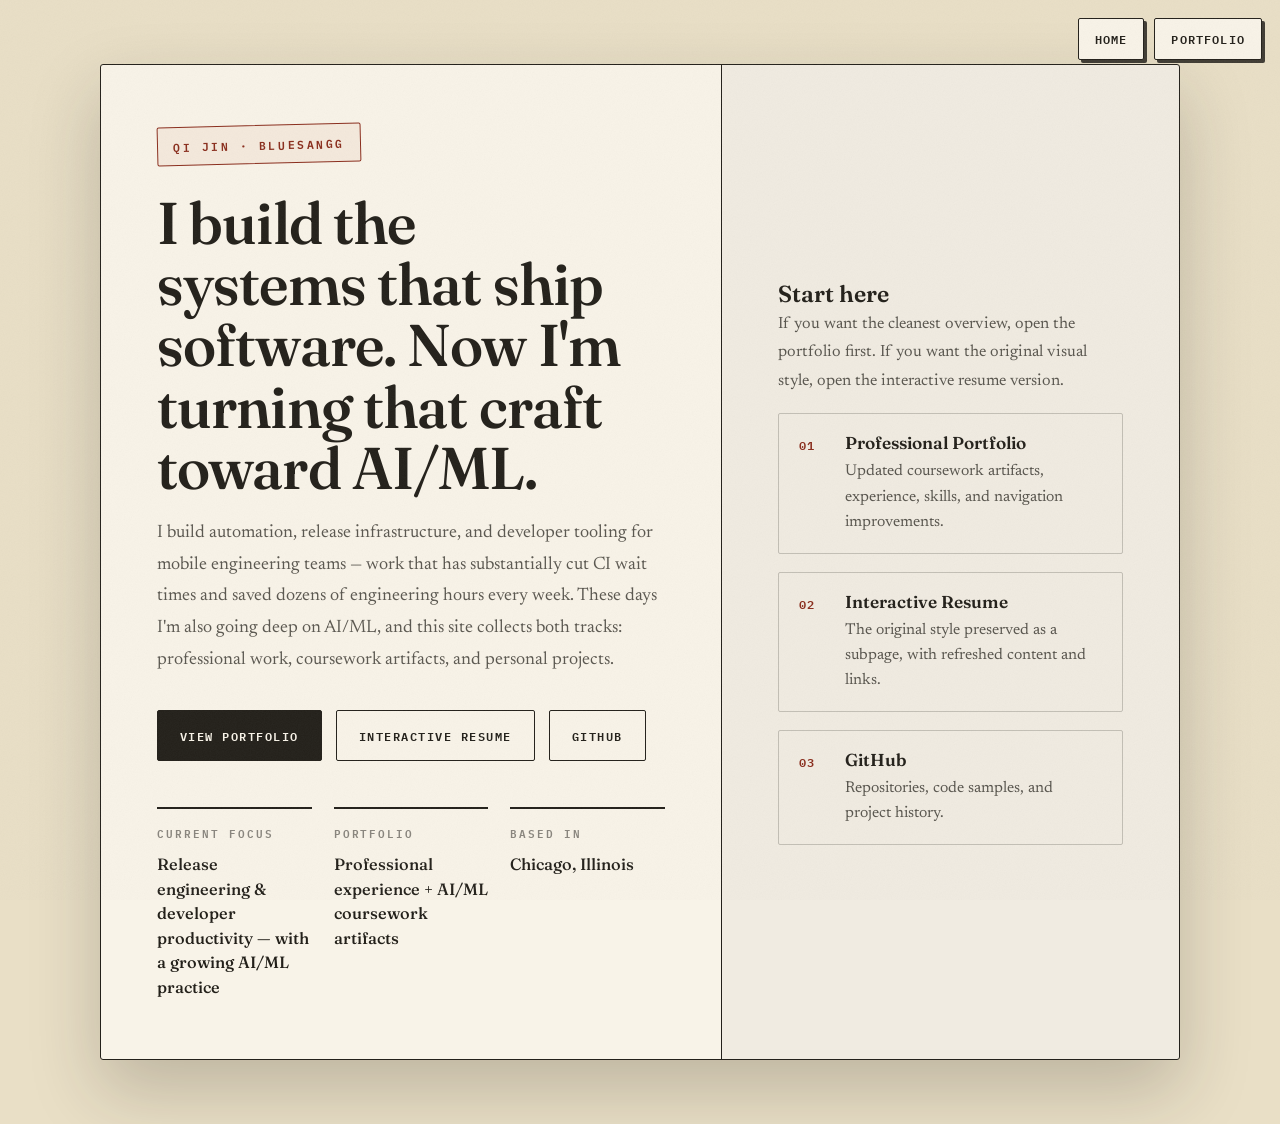
<file: index.html>
<!DOCTYPE html>
<html lang="en">
<head>
  <meta charset="UTF-8">
  <meta name="viewport" content="width=device-width, initial-scale=1.0">
  <title>Qi Jin | Landing Page</title>
<link rel="preconnect" href="https://fonts.googleapis.com">
  <link rel="preconnect" href="https://fonts.gstatic.com" crossorigin>
  <link href="https://fonts.googleapis.com/css2?family=Fraunces:ital,opsz,wght@0,9..144,300..900;1,9..144,300..900&family=IBM+Plex+Mono:wght@400;500;600&family=Newsreader:ital,opsz,wght@0,6..72,400..600;1,6..72,400..600&display=swap" rel="stylesheet">
  <style>
:root {
  --paper: #f8f3e8;
  --paper-deep: #e9dfc6;
  --ink: #23201a;
  --ink-soft: rgba(35,32,26,.74);
  --ink-faint: rgba(35,32,26,.52);
  --line: rgba(35,32,26,.22);
  --accent: #b3402a;
  --accent-deep: #8a2d1c;
}
* { box-sizing: border-box; margin: 0; padding: 0; }
body {
  font-family: 'Newsreader', Georgia, 'Times New Roman', serif;
  color: var(--ink); background: var(--paper-deep);
  min-height: 100vh; display: flex; align-items: center; justify-content: center;
  padding: 64px 22px; font-size: 17px;
}
body::before {
  content: ""; position: fixed; inset: 0; z-index: 3000; pointer-events: none; opacity: .05;
  background-image: url("data:image/svg+xml,%3Csvg xmlns='http://www.w3.org/2000/svg' width='180' height='180'%3E%3Cfilter id='n'%3E%3CfeTurbulence type='fractalNoise' baseFrequency='0.85' numOctaves='2' stitchTiles='stitch'/%3E%3CfeColorMatrix type='saturate' values='0'/%3E%3C/filter%3E%3Crect width='100%25' height='100%25' filter='url(%23n)'/%3E%3C/svg%3E");
}
::selection { background: var(--accent); color: var(--paper); }
.shell {
  width: min(1080px, 100%); background: var(--paper);
  border: 1.5px solid var(--ink); border-radius: 3px;
  box-shadow: 0 30px 70px rgba(35,32,26,.22);
  overflow: hidden; position: relative; z-index: 1;
}
.grid { display: grid; grid-template-columns: 1.15fr .85fr; }
.hero, .panel { padding: 60px 56px; }
.eyebrow {
  display: inline-block; font-family: 'IBM Plex Mono', monospace;
  font-size: .72rem; font-weight: 600; letter-spacing: .22em; text-transform: uppercase;
  color: var(--accent-deep); border: 1.5px solid var(--accent-deep);
  padding: 9px 15px 8px; border-radius: 2px; margin-bottom: 28px;
  transform: rotate(-1.4deg); background: rgba(179,64,42,.06);
}
h1 {
  font-family: 'Fraunces', Georgia, serif; font-weight: 560;
  font-size: clamp(2.5rem, 4.6vw, 3.9rem); line-height: 1.04; letter-spacing: -0.015em;
  margin-bottom: 20px; text-wrap: balance;
}
.subtitle { font-size: 1.13rem; line-height: 1.75; color: var(--ink-soft); max-width: 60ch; }
.cta-row { display: flex; flex-wrap: wrap; gap: 14px; margin-top: 34px; }
.btn {
  display: inline-flex; align-items: center; justify-content: center; text-decoration: none;
  font-family: 'IBM Plex Mono', monospace; font-size: .78rem; font-weight: 600;
  letter-spacing: .12em; text-transform: uppercase;
  padding: 15px 22px 14px; border-radius: 2px; border: 1.5px solid var(--ink);
  transition: background .16s ease, color .16s ease, box-shadow .16s ease;
}
.btn-primary { background: var(--ink); color: var(--paper); }
.btn-primary:hover { background: var(--accent); border-color: var(--accent-deep); color: #fff; box-shadow: 4px 4px 0 rgba(35,32,26,.85); }
.btn-secondary { background: transparent; color: var(--ink); }
.btn-secondary:hover { background: var(--ink); color: var(--paper); box-shadow: 4px 4px 0 rgba(179,64,42,.55); }
.facts { display: grid; grid-template-columns: repeat(3, minmax(0,1fr)); gap: 22px; margin-top: 46px; }
.fact { border-top: 2px solid var(--ink); padding-top: 14px; }
.fact .label {
  font-family: 'IBM Plex Mono', monospace; font-size: .68rem; font-weight: 600;
  letter-spacing: .18em; text-transform: uppercase; color: var(--ink-faint); margin-bottom: 10px;
}
.fact .value { font-family: 'Fraunces', Georgia, serif; font-size: 1.02rem; font-weight: 500; line-height: 1.5; }
.panel {
  background: rgba(35,32,26,.035); border-left: 1.5px solid var(--ink);
  display: flex; flex-direction: column; justify-content: center; gap: 18px; counter-reset: ql;
}
.panel h2 { font-family: 'Fraunces', Georgia, serif; font-size: 1.45rem; font-weight: 600; margin-bottom: 2px; }
.panel p { color: var(--ink-soft); line-height: 1.75; font-size: 1.02rem; }
.quick-link {
  display: block; padding: 18px 20px 18px 66px; position: relative;
  text-decoration: none; color: var(--ink);
  border: 1px solid var(--line); border-radius: 2px; counter-increment: ql;
  transition: border-color .16s ease, background .16s ease;
}
.quick-link::before {
  content: counter(ql, decimal-leading-zero);
  position: absolute; left: 20px; top: 21px;
  font-family: 'IBM Plex Mono', monospace; font-size: .76rem; font-weight: 600;
  color: var(--accent-deep); letter-spacing: .08em;
}
.quick-link:hover { border-color: var(--ink); background: rgba(179,64,42,.05); }
.quick-link strong { display: block; font-family: 'Fraunces', Georgia, serif; font-size: 1.08rem; font-weight: 600; margin-bottom: 6px; }
.quick-link span { color: var(--ink-soft); font-size: .98rem; line-height: 1.6; }
@media (max-width: 880px) {
  .grid { grid-template-columns: 1fr; }
  .panel { border-left: none; border-top: 1.5px solid var(--ink); }
  .hero, .panel { padding: 40px 28px; }
  .facts { grid-template-columns: 1fr; gap: 18px; }
  body { padding: 84px 14px 40px; }
}
.site-nav-pill {
  position: fixed; top: 18px; right: 18px; z-index: 2000;
  display: flex; gap: 10px; flex-wrap: wrap; justify-content: flex-end;
}
.site-nav-pill a {
  text-decoration: none; font-family: 'IBM Plex Mono', monospace; font-weight: 600;
  font-size: .74rem; letter-spacing: .1em; text-transform: uppercase;
  padding: 10px 16px; border-radius: 2px; background: var(--paper);
  border: 1.5px solid var(--ink); color: var(--ink);
  box-shadow: 3px 3px 0 rgba(35,32,26,.85);
  transition: background .16s ease, color .16s ease, transform .16s ease, box-shadow .16s ease;
}
.site-nav-pill a:hover {
  background: var(--accent); border-color: var(--accent-deep); color: #fff;
  transform: translate(-1px,-1px); box-shadow: 4px 4px 0 rgba(35,32,26,.85);
}
@media (max-width: 768px) {
  .site-nav-pill { top: 12px; right: 12px; left: 12px; justify-content: flex-end; }
  .site-nav-pill a { font-size: .7rem; padding: 9px 12px; }
}
</style>
</head>
<body>
  <div class="site-nav-pill"><a href="https://bluesangg.github.io/">Home</a><a href="ml-portfolio.html">Portfolio</a></div>

  <main class="shell">
    <div class="grid">
      <section class="hero">
        <div class="eyebrow">Qi Jin · BlueSaNGG</div>
        <h1>I build the systems that ship software. Now I'm turning that craft toward AI/ML.</h1>
        <p class="subtitle">
          I build automation, release infrastructure, and developer tooling for mobile engineering teams — work that has substantially cut CI wait times and saved dozens of engineering hours every week. These days I'm also going deep on AI/ML, and this site collects both tracks: professional work, coursework artifacts, and personal projects.
        </p>

        <div class="cta-row">
          <a class="btn btn-primary" href="/CV/ml-portfolio.html">View Portfolio</a>
          <a class="btn btn-secondary" href="/interactive-resume.html">Interactive Resume</a>
          <a class="btn btn-secondary" href="https://github.com/BlueSaNGG" target="_blank" rel="noopener">GitHub</a>
        </div>

        <div class="facts">
          <div class="fact">
            <div class="label">Current Focus</div>
            <div class="value">Release engineering &amp; developer productivity — with a growing AI/ML practice</div>
          </div>
          <div class="fact">
            <div class="label">Portfolio</div>
            <div class="value">Professional experience + AI/ML coursework artifacts</div>
          </div>
          <div class="fact">
            <div class="label">Based In</div>
            <div class="value">Chicago, Illinois</div>
          </div>
        </div>
      </section>

      <aside class="panel">
        <div>
          <h2>Start here</h2>
          <p>If you want the cleanest overview, open the portfolio first. If you want the original visual style, open the interactive resume version.</p>
        </div>

        <a class="quick-link" href="/CV/ml-portfolio.html">
          <strong>Professional Portfolio</strong>
          <span>Updated coursework artifacts, experience, skills, and navigation improvements.</span>
        </a>

        <a class="quick-link" href="/interactive-resume.html">
          <strong>Interactive Resume</strong>
          <span>The original style preserved as a subpage, with refreshed content and links.</span>
        </a>

        <a class="quick-link" href="https://github.com/BlueSaNGG" target="_blank" rel="noopener">
          <strong>GitHub</strong>
          <span>Repositories, code samples, and project history.</span>
        </a>
      </aside>
    </div>
  </main>
</body>
</html>
</file>
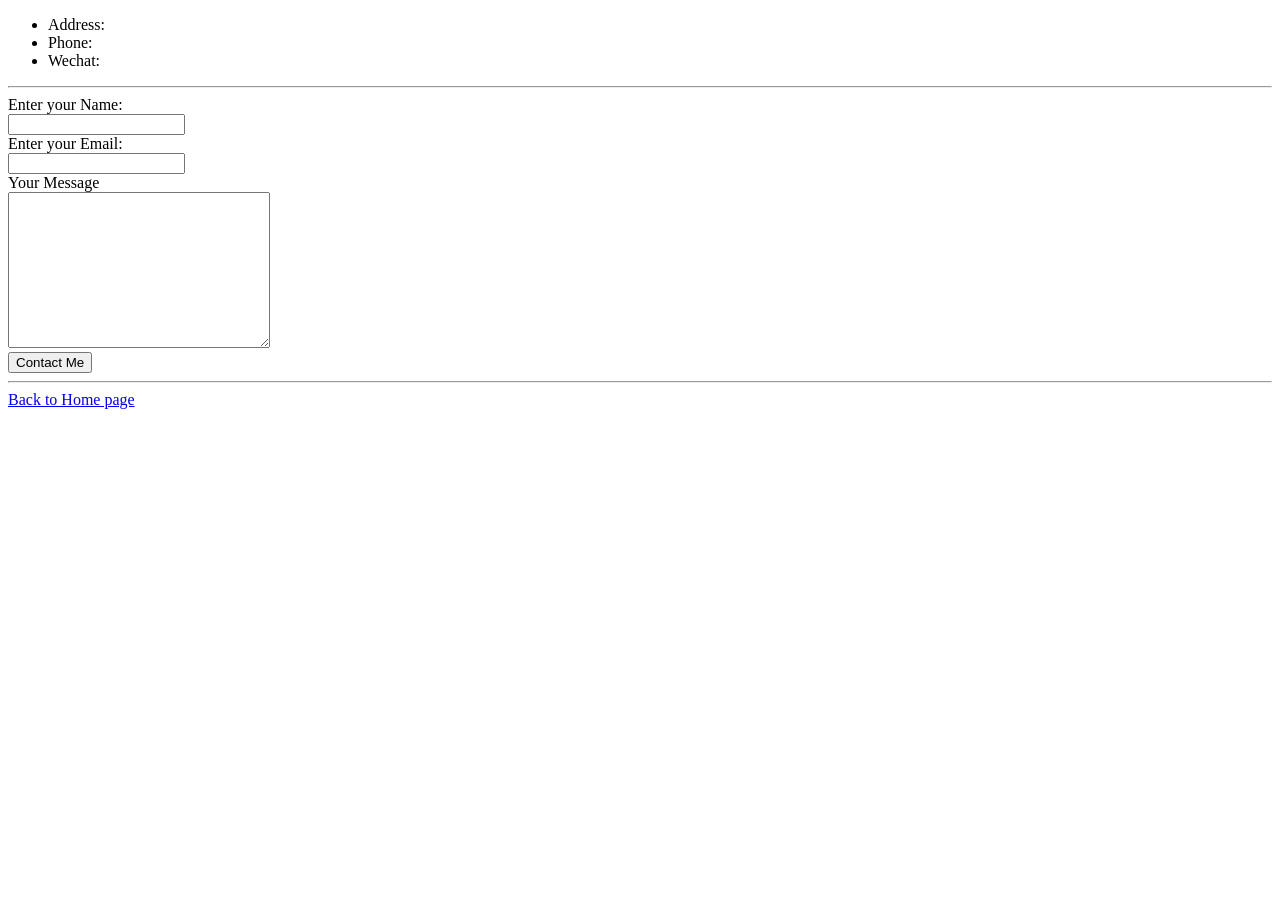
<file: address.html>
<!DOCTYPE html>
<html lang="en" dir="ltr">

<head>
  <meta charset="utf-8">
  <title>Contact Me</title>
</head>

<body>
  <ul>
    <li>Address:</li>
    <li>Phone:</li>
    <li>Wechat:</li>
  </ul>
  <hr>
  <form action="mailto:123@123.com" method="post" enctype="text/plain">
    <label>Enter your Name:</label><br>
    <input type="text" name="Your " value=""><br>
    <label>Enter your Email:</label><br>
    <input type="email" name="" value=""><br>
    <label>Your Message</label><br>
    <textarea name="name" rows="10" cols="30"></textarea><br>
    <input type="submit" name="" value="Contact Me">
  </form>
  <hr>

  <a href="index.html">Back to Home page</a>
</body>

</html>
</file>
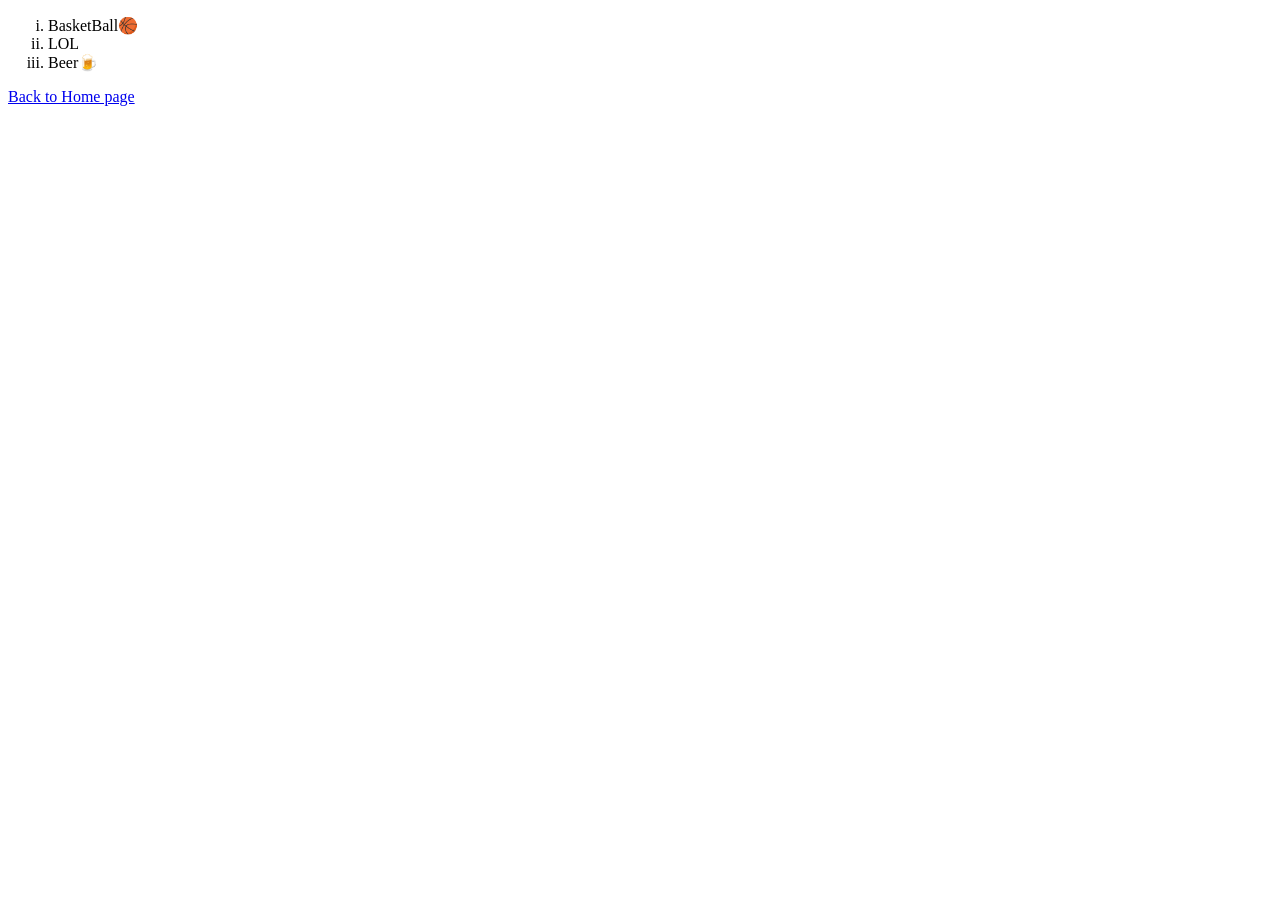
<file: hobbies.html>
<!DOCTYPE html>
<html lang="en" dir="ltr">

<head>
  <meta charset="utf-8">
  <title>Hobbies</title>
</head>

<body>
  <ol type="i">
    <li>BasketBall🏀</li>
    <li>LOL</li>
    <li>Beer🍺</li>
  </ol>
  <a href="index.html">Back to Home page</a>
</body>

</html>
</file>
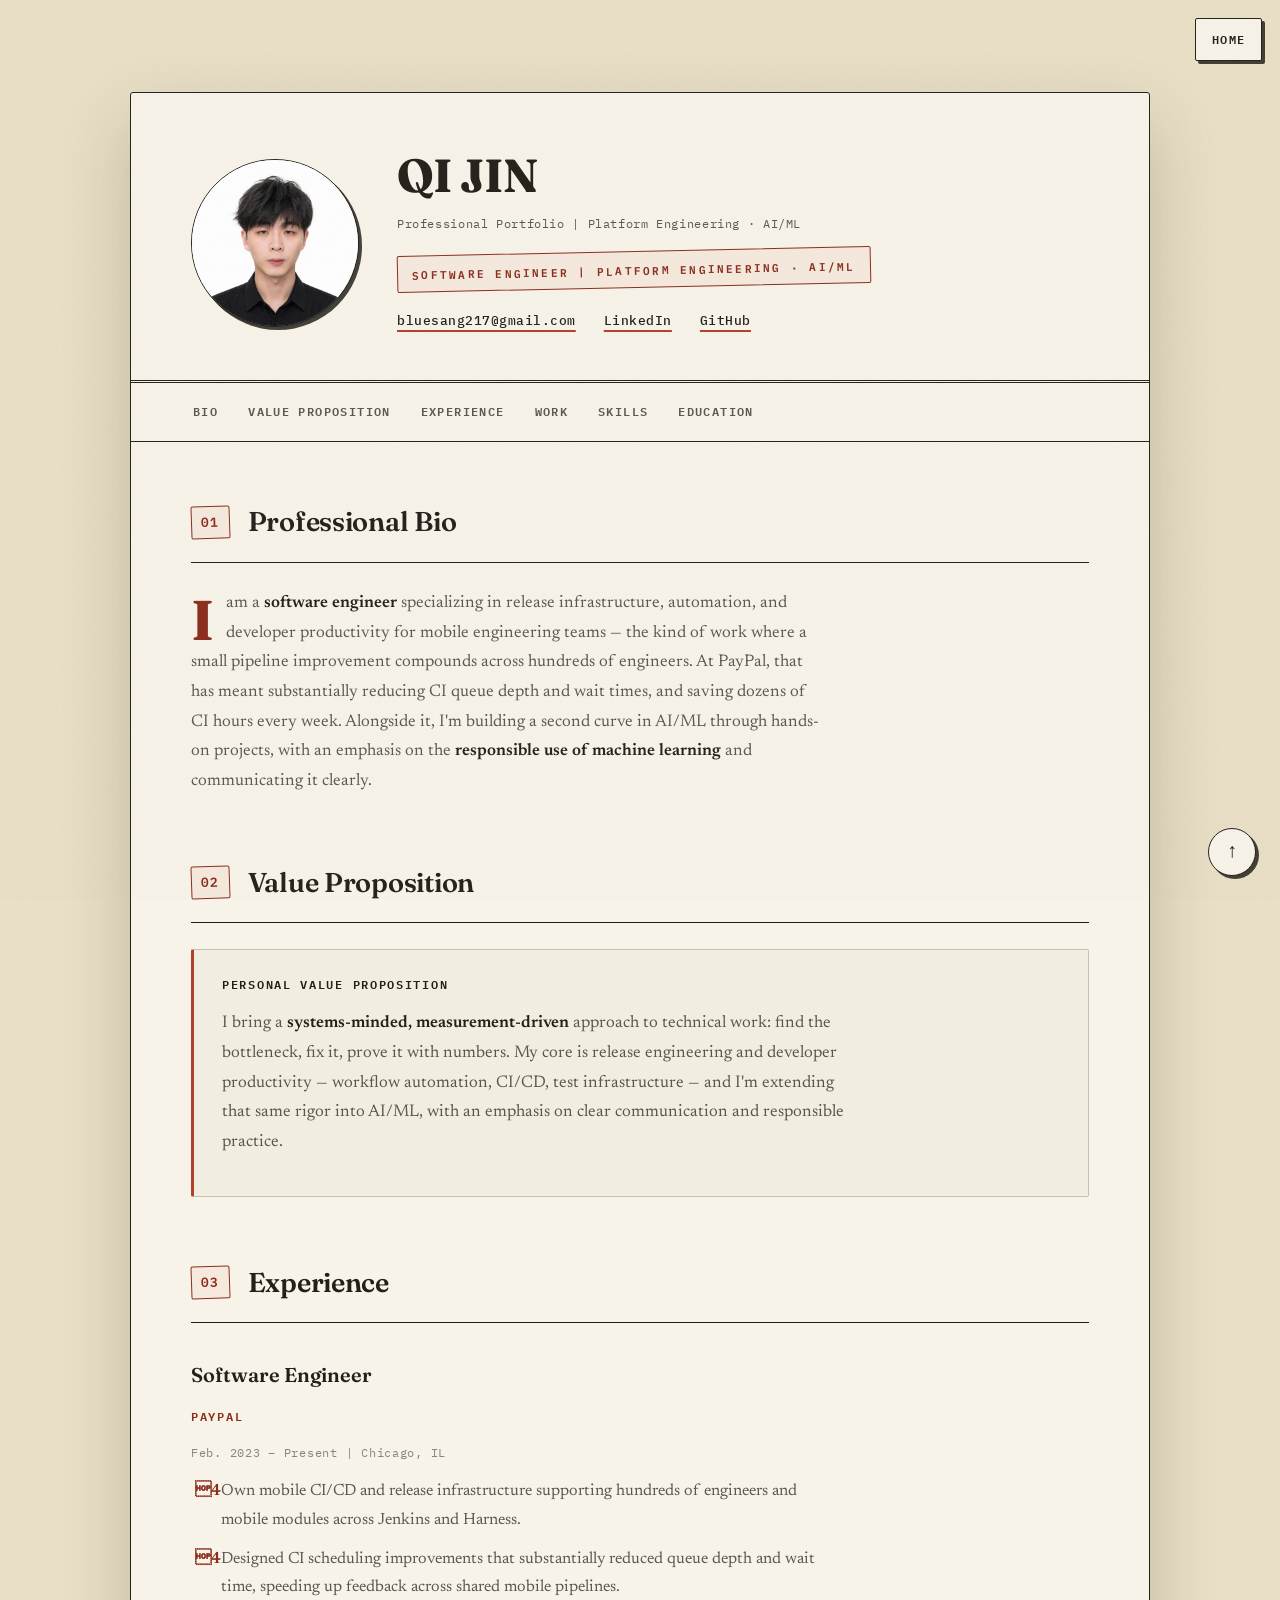
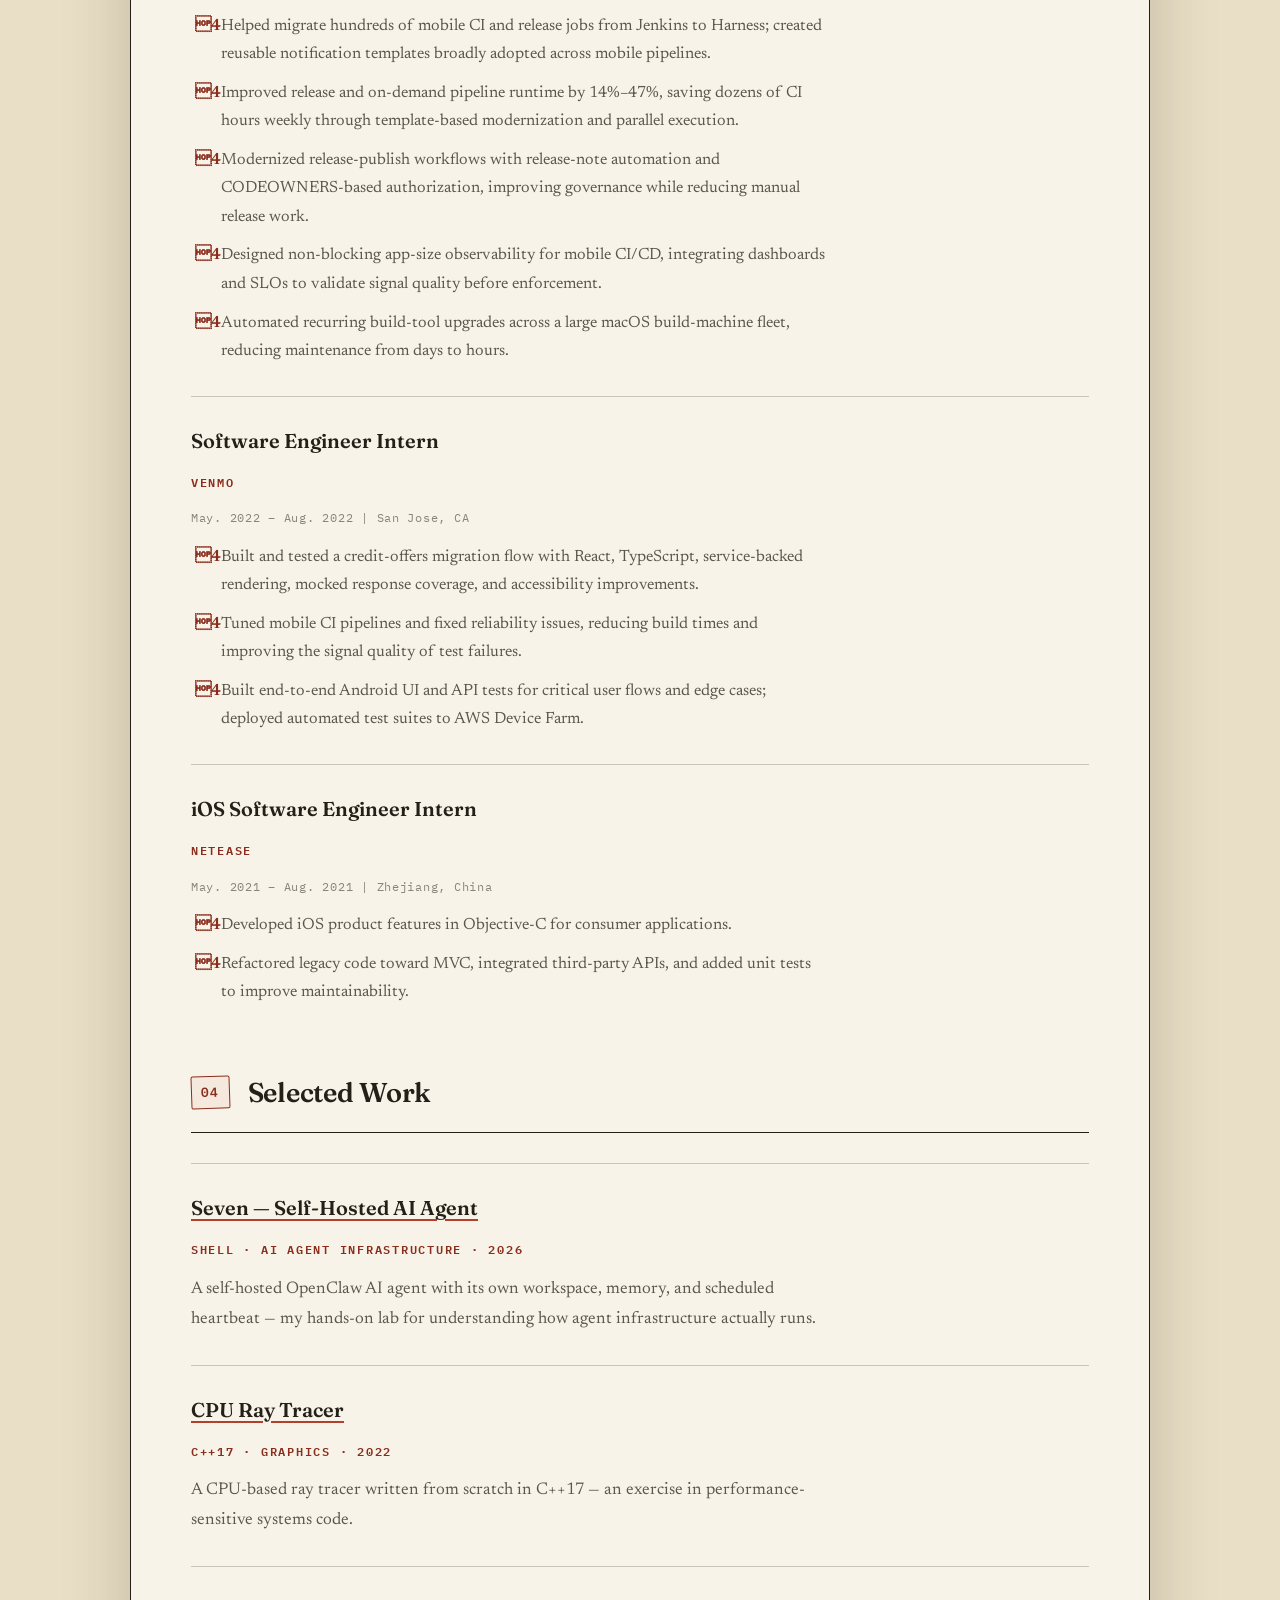
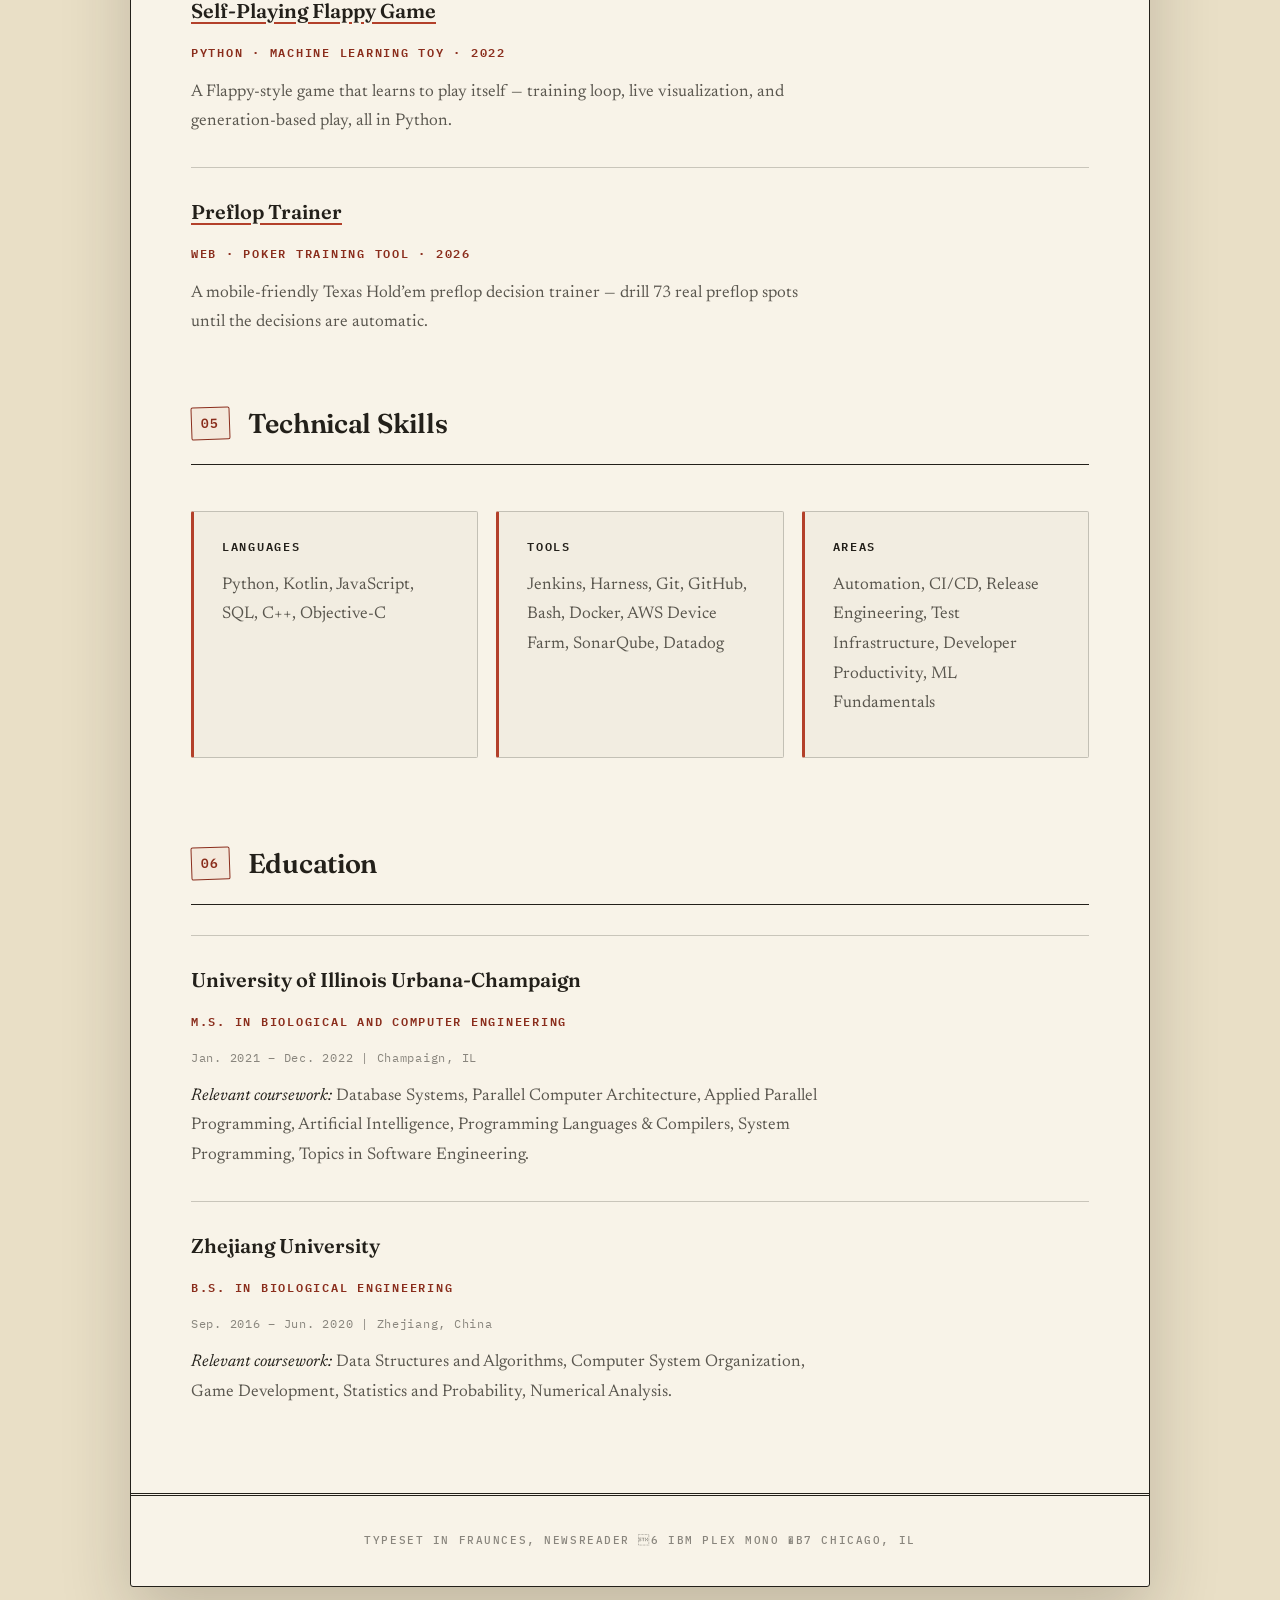
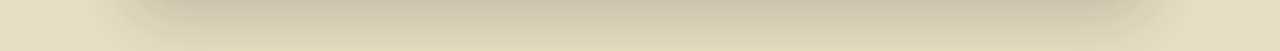
<file: ml-portfolio.html>
<!DOCTYPE html>
<html lang="en" id="top">

<head>
  <meta charset="UTF-8">
  <meta name="viewport" content="width=device-width, initial-scale=1.0">
  <title>Qi Jin | Professional Portfolio</title>
  <meta name="description" content="Qi Jin — Software Engineer focused on platform engineering, release infrastructure, and developer productivity.">
  <meta name="theme-color" content="#0f172a">
  <meta property="og:title" content="Qi Jin | Professional Portfolio">
  <meta property="og:description" content="Software Engineer focused on platform engineering, release infrastructure, and developer productivity.">
  <meta property="og:type" content="website">
<link rel="preconnect" href="https://fonts.googleapis.com">
  <link rel="preconnect" href="https://fonts.gstatic.com" crossorigin>
  <link href="https://fonts.googleapis.com/css2?family=Fraunces:ital,opsz,wght@0,9..144,300..900;1,9..144,300..900&family=IBM+Plex+Mono:wght@400;500;600&family=Newsreader:ital,opsz,wght@0,6..72,400..600;1,6..72,400..600&display=swap" rel="stylesheet">
  <style>
:root {
  --paper: #f8f3e8;
  --paper-deep: #e9dfc6;
  --ink: #23201a;
  --ink-soft: rgba(35,32,26,.74);
  --ink-faint: rgba(35,32,26,.52);
  --line: rgba(35,32,26,.22);
  --accent: #b3402a;
  --accent-deep: #8a2d1c;
}
html { scroll-behavior: smooth; }
* { margin: 0; padding: 0; box-sizing: border-box; }
body {
  font-family: 'Newsreader', Georgia, 'Times New Roman', serif;
  color: var(--ink); background: var(--paper-deep);
  line-height: 1.75; font-size: 17px; padding: 92px 22px 64px;
}
body::before {
  content: ""; position: fixed; inset: 0; z-index: 3000; pointer-events: none; opacity: .05;
  background-image: url("data:image/svg+xml,%3Csvg xmlns='http://www.w3.org/2000/svg' width='180' height='180'%3E%3Cfilter id='n'%3E%3CfeTurbulence type='fractalNoise' baseFrequency='0.85' numOctaves='2' stitchTiles='stitch'/%3E%3CfeColorMatrix type='saturate' values='0'/%3E%3C/filter%3E%3Crect width='100%25' height='100%25' filter='url(%23n)'/%3E%3C/svg%3E");
}
::selection { background: var(--accent); color: var(--paper); }
.container {
  max-width: 1020px; margin: 0 auto; background: var(--paper);
  border: 1.5px solid var(--ink); border-radius: 3px;
  box-shadow: 0 30px 70px rgba(35,32,26,.2);
  overflow: hidden; position: relative; z-index: 1;
}
header { padding: 60px 60px 48px; border-bottom: 3px double var(--ink); }
.header-content { display: flex; gap: 38px; align-items: center; }
img.profile-photo {
  width: 168px; height: 168px; border-radius: 50%; flex-shrink: 0;
  object-fit: cover; object-position: center;
  border: 1.5px solid var(--ink); background: var(--paper-deep);
  box-shadow: 3px 3px 0 rgba(35,32,26,.85);
}
.header-text h1 { font-family: 'Fraunces', Georgia, serif; font-weight: 700; font-size: 2.9rem; letter-spacing: -0.02em; line-height: 1; margin-bottom: 14px; }
.header-text .title { font-family: 'IBM Plex Mono', monospace; font-size: .78rem; letter-spacing: .05em; color: var(--ink-soft); margin-bottom: 16px; }
.header-text .tagline {
  display: inline-block; font-family: 'IBM Plex Mono', monospace; font-size: .7rem; font-weight: 600;
  letter-spacing: .2em; text-transform: uppercase; color: var(--accent-deep);
  border: 1.5px solid var(--accent-deep); border-radius: 2px; padding: 8px 14px 7px;
  transform: rotate(-1.2deg); background: rgba(179,64,42,.06);
}
.header-contact { margin-top: 22px; display: flex; gap: 28px; flex-wrap: wrap; }
.header-contact a {
  font-family: 'IBM Plex Mono', monospace; font-size: .8rem; font-weight: 500; letter-spacing: .04em;
  color: var(--ink); text-decoration: underline; text-decoration-color: var(--accent);
  text-decoration-thickness: 1.5px; text-underline-offset: 5px;
}
.header-contact a:hover { color: var(--accent-deep); background: rgba(179,64,42,.08); }
nav {
  position: sticky; top: 0; z-index: 1000; background: var(--paper);
  border-bottom: 1.5px solid var(--ink); padding: 14px 60px;
  display: flex; flex-wrap: wrap; row-gap: 8px;
}
nav a {
  font-family: 'IBM Plex Mono', monospace; font-size: .72rem; font-weight: 600;
  letter-spacing: .12em; text-transform: uppercase; color: var(--ink-soft);
  text-decoration: none; margin-right: 26px; padding: 4px 2px; border-bottom: 2px solid transparent;
}
nav a:hover { color: var(--accent-deep); }
nav a.active { color: var(--ink); border-bottom-color: var(--accent); }
.content { padding: 56px 60px 24px; counter-reset: sec art; }
section { margin-bottom: 62px; }
section h2 {
  counter-increment: sec;
  font-family: 'Fraunces', Georgia, serif; font-weight: 600; font-size: 1.7rem; letter-spacing: -0.01em;
  margin-bottom: 26px; padding-bottom: 16px; border-bottom: 1.5px solid var(--ink);
  display: flex; align-items: center; gap: 18px;
}
section h2::before {
  content: counter(sec, decimal-leading-zero);
  font-family: 'IBM Plex Mono', monospace; font-size: .82rem; font-weight: 600; color: var(--accent-deep);
  letter-spacing: .1em; border: 1.5px solid var(--accent-deep); border-radius: 2px;
  padding: 4px 9px; transform: rotate(-2deg); flex-shrink: 0; background: rgba(179,64,42,.06);
}
section h3 { font-family: 'Fraunces', Georgia, serif; font-size: 1.22rem; font-weight: 600; margin: 30px 0 12px; }
section h4 {
  font-family: 'IBM Plex Mono', monospace; font-size: .76rem; font-weight: 600;
  letter-spacing: .14em; text-transform: uppercase; color: var(--ink); margin: 24px 0 10px;
}
p { margin: 14px 0; color: var(--ink-soft); font-size: 1.06rem; max-width: 70ch; }
strong { color: var(--ink); font-weight: 600; }
em { color: var(--ink); }
#bio p:first-of-type::first-letter {
  font-family: 'Fraunces', Georgia, serif; font-weight: 700; font-size: 3.3em;
  float: left; line-height: .82; padding: 8px 12px 0 0; color: var(--accent-deep);
}
ul { margin: 14px 0 14px 4px; list-style: none; }
ul li { position: relative; padding-left: 26px; margin: 10px 0; color: var(--ink-soft); font-size: 1.02rem; max-width: 70ch; }
ul li::before { content: "4"; position: absolute; left: 0; color: var(--accent-deep); font-weight: 600; }
.card {
  border: 1px solid var(--line); border-left: 3px solid var(--accent);
  background: rgba(35,32,26,.028); border-radius: 2px; padding: 24px 28px; margin: 20px 0;
}
.card h4 { margin-top: 0; }
.skills-grid { display: grid; grid-template-columns: repeat(auto-fit, minmax(220px, 1fr)); gap: 18px; margin-top: 18px; }
.experience-item { margin: 30px 0; padding-top: 26px; border-top: 1px solid var(--line); }
#experience .experience-item:first-of-type { border-top: none; padding-top: 4px; }
.experience-item h4 {
  font-family: 'Fraunces', Georgia, serif; font-size: 1.25rem; font-weight: 600;
  text-transform: none; letter-spacing: 0; margin: 0 0 8px;
}
.experience-item h4 a { color: inherit; text-decoration: underline; text-decoration-color: var(--accent); text-decoration-thickness: 1.5px; text-underline-offset: 4px; }
.experience-item h4 a:hover { color: var(--accent-deep); }
.experience-item .company {
  font-family: 'IBM Plex Mono', monospace; font-size: .78rem; font-weight: 600;
  letter-spacing: .14em; text-transform: uppercase; color: var(--accent-deep);
}
.experience-item .period {
  font-family: 'IBM Plex Mono', monospace; font-size: .76rem;
  color: var(--ink-faint); letter-spacing: .06em; margin: 8px 0 4px;
}
.reference-list { border: 1px solid var(--line); border-radius: 2px; background: rgba(35,32,26,.028); padding: 24px 28px; }
.reference-list li { font-size: .92rem; }
.reference-list em { font-style: italic; }
.reference-list a { color: var(--accent-deep); text-decoration: underline; text-underline-offset: 3px; }
.back-to-top {
  position: fixed; right: 24px; bottom: 24px; width: 48px; height: 48px; border-radius: 50%;
  background: var(--paper); border: 1.5px solid var(--ink); color: var(--ink);
  display: flex; align-items: center; justify-content: center; font-size: 1.25rem; text-decoration: none;
  box-shadow: 3px 3px 0 rgba(35,32,26,.85); z-index: 1100;
  transition: background .16s ease, color .16s ease;
}
.back-to-top:hover { background: var(--accent); border-color: var(--accent-deep); color: #fff; }
footer { border-top: 3px double var(--ink); padding: 30px 28px; text-align: center; }
footer::after {
  content: "Typeset in Fraunces, Newsreader 6  IBM Plex Mono  B7  Chicago, IL";
  font-family: 'IBM Plex Mono', monospace; font-size: .7rem; font-weight: 500;
  letter-spacing: .14em; text-transform: uppercase; color: var(--ink-faint);
}
@media (max-width: 768px) {
  body { padding: 78px 12px 40px; }
  header { padding: 40px 28px 36px; }
  .content { padding: 40px 28px 16px; }
  nav { padding: 12px 28px; }
  nav a { margin-right: 18px; }
  .header-content { flex-direction: column; text-align: center; gap: 26px; }
  img.profile-photo { width: 128px; height: 128px; }
  .header-contact { justify-content: center; }
  section h2 { font-size: 1.4rem; }
  }
.site-nav-pill {
  position: fixed; top: 18px; right: 18px; z-index: 2000;
  display: flex; gap: 10px; flex-wrap: wrap; justify-content: flex-end;
}
.site-nav-pill a {
  text-decoration: none; font-family: 'IBM Plex Mono', monospace; font-weight: 600;
  font-size: .74rem; letter-spacing: .1em; text-transform: uppercase;
  padding: 10px 16px; border-radius: 2px; background: var(--paper);
  border: 1.5px solid var(--ink); color: var(--ink);
  box-shadow: 3px 3px 0 rgba(35,32,26,.85);
  transition: background .16s ease, color .16s ease, transform .16s ease, box-shadow .16s ease;
}
.site-nav-pill a:hover {
  background: var(--accent); border-color: var(--accent-deep); color: #fff;
  transform: translate(-1px,-1px); box-shadow: 4px 4px 0 rgba(35,32,26,.85);
}
@media (max-width: 768px) {
  .site-nav-pill { top: 12px; right: 12px; left: 12px; justify-content: flex-end; }
  .site-nav-pill a { font-size: .7rem; padding: 9px 12px; }
}
</style>
</head>

<body>
  <div class="site-nav-pill"><a href="https://bluesangg.github.io/">Home</a></div>

  <a class="back-to-top" href="#top" aria-label="Back to top">↑</a>
  <div class="container">
    <header>
      <div class="header-content">
        <img class="profile-photo" src="images/profile/qi-jin-avatar.jpg" alt="Portrait of Qi Jin" />
        <div class="header-text">
          <h1>QI JIN</h1>
          <p class="title">Professional Portfolio | Platform Engineering · AI/ML</p>
          <span class="tagline">Software Engineer | Platform Engineering · AI/ML</span>
          <div class="header-contact">
            <a href="mailto:bluesang217@gmail.com">bluesang217@gmail.com</a>
            <a href="https://www.linkedin.com/in/qijin66677" target="_blank" rel="noopener">LinkedIn</a>
            <a href="https://github.com/BlueSaNGG" target="_blank" rel="noopener">GitHub</a>
          </div>
        </div>
      </div>
    </header>

    <nav>
      <a href="#bio">Bio</a>
      <a href="#value">Value Proposition</a>
      <a href="#experience">Experience</a>
      <a href="#work">Work</a>
      <a href="#skills">Skills</a>
      <a href="#education">Education</a>
    </nav>

    <div class="content">
      <section id="bio">
        <h2>Professional Bio</h2>
        <p>I am a <strong>software engineer</strong> specializing in release infrastructure, automation, and developer productivity for mobile engineering teams — the kind of work where a small pipeline improvement compounds across hundreds of engineers. At PayPal, that has meant substantially reducing CI queue depth and wait times, and saving dozens of CI hours every week. Alongside it, I'm building a second curve in AI/ML through hands-on projects, with an emphasis on the <strong>responsible use of machine learning</strong> and communicating it clearly.</p>
      </section>

<section id="value">
        <h2>Value Proposition</h2>
        <div class="card">
          <h4>Personal Value Proposition</h4>
          <p>I bring a <strong>systems-minded, measurement-driven</strong> approach to technical work: find the bottleneck, fix it, prove it with numbers. My core is release engineering and developer productivity — workflow automation, CI/CD, test infrastructure — and I'm extending that same rigor into AI/ML, with an emphasis on clear communication and responsible practice.</p>
        </div>
      </section>

<section id="experience">
        <h2>Experience</h2>

        <div class="experience-item">
          <h4>Software Engineer</h4>
          <p class="company">PayPal</p>
          <p class="period">Feb. 2023 – Present | Chicago, IL</p>
          <ul>
            <li>Own mobile CI/CD and release infrastructure supporting hundreds of engineers and mobile modules across Jenkins and Harness.</li>
            <li>Designed CI scheduling improvements that substantially reduced queue depth and wait time, speeding up feedback across shared mobile pipelines.</li>
            <li>Helped migrate hundreds of mobile CI and release jobs from Jenkins to Harness; created reusable notification templates broadly adopted across mobile pipelines.</li>
            <li>Improved release and on-demand pipeline runtime by 14%–47%, saving dozens of CI hours weekly through template-based modernization and parallel execution.</li>
            <li>Modernized release-publish workflows with release-note automation and CODEOWNERS-based authorization, improving governance while reducing manual release work.</li>
            <li>Designed non-blocking app-size observability for mobile CI/CD, integrating dashboards and SLOs to validate signal quality before enforcement.</li>
            <li>Automated recurring build-tool upgrades across a large macOS build-machine fleet, reducing maintenance from days to hours.</li>
          </ul>
        </div>

        <div class="experience-item">
          <h4>Software Engineer Intern</h4>
          <p class="company">Venmo</p>
          <p class="period">May. 2022 – Aug. 2022 | San Jose, CA</p>
          <ul>
            <li>Built and tested a credit-offers migration flow with React, TypeScript, service-backed rendering, mocked response coverage, and accessibility improvements.</li>
            <li>Tuned mobile CI pipelines and fixed reliability issues, reducing build times and improving the signal quality of test failures.</li>
            <li>Built end-to-end Android UI and API tests for critical user flows and edge cases; deployed automated test suites to AWS Device Farm.</li>
          </ul>
        </div>

        <div class="experience-item">
          <h4>iOS Software Engineer Intern</h4>
          <p class="company">NetEase</p>
          <p class="period">May. 2021 – Aug. 2021 | Zhejiang, China</p>
          <ul>
            <li>Developed iOS product features in Objective-C for consumer applications.</li>
            <li>Refactored legacy code toward MVC, integrated third-party APIs, and added unit tests to improve maintainability.</li>
          </ul>
        </div>
      </section>

      <section id="work">
        <h2>Selected Work</h2>
        <div class="experience-item">
          <h4><a href="https://github.com/BlueSaNGG/openclaw-seven777" target="_blank" rel="noopener">Seven — Self-Hosted AI Agent</a></h4>
          <p class="company">Shell · AI agent infrastructure · 2026</p>
          <p>A self-hosted OpenClaw AI agent with its own workspace, memory, and scheduled heartbeat — my hands-on lab for understanding how agent infrastructure actually runs.</p>
        </div>
        <div class="experience-item">
          <h4><a href="https://github.com/BlueSaNGG/RayTracing_CPU" target="_blank" rel="noopener">CPU Ray Tracer</a></h4>
          <p class="company">C++17 · Graphics · 2022</p>
          <p>A CPU-based ray tracer written from scratch in C++17 — an exercise in performance-sensitive systems code.</p>
        </div>
        <div class="experience-item">
          <h4><a href="https://github.com/BlueSaNGG/AI_trained_Flappy_Animal" target="_blank" rel="noopener">Self-Playing Flappy Game</a></h4>
          <p class="company">Python · Machine learning toy · 2022</p>
          <p>A Flappy-style game that learns to play itself — training loop, live visualization, and generation-based play, all in Python.</p>
        </div>
        <div class="experience-item">
          <h4><a href="https://github.com/BlueSaNGG/preflop-trainer" target="_blank" rel="noopener">Preflop Trainer</a></h4>
          <p class="company">Web · Poker training tool · 2026</p>
          <p>A mobile-friendly Texas Hold’em preflop decision trainer — drill 73 real preflop spots until the decisions are automatic.</p>
        </div>
      </section>

<section id="skills">
        <h2>Technical Skills</h2>
        <div class="skills-grid">
          <div class="card">
            <h4>Languages</h4>
            <p>Python, Kotlin, JavaScript, SQL, C++, Objective-C</p>
          </div>
          <div class="card">
            <h4>Tools</h4>
            <p>Jenkins, Harness, Git, GitHub, Bash, Docker, AWS Device Farm, SonarQube, Datadog</p>
          </div>
          <div class="card">
            <h4>Areas</h4>
            <p>Automation, CI/CD, Release Engineering, Test Infrastructure, Developer Productivity, ML Fundamentals</p>
          </div>
        </div>
      </section>

<section id="education">
        <h2>Education</h2>

        <div class="experience-item">
          <h4>University of Illinois Urbana-Champaign</h4>
          <p class="company">M.S. in Biological and Computer Engineering</p>
          <p class="period">Jan. 2021 – Dec. 2022 | Champaign, IL</p>
          <p><em>Relevant coursework:</em> Database Systems, Parallel Computer Architecture, Applied Parallel Programming, Artificial Intelligence, Programming Languages &amp; Compilers, System Programming, Topics in Software Engineering.</p>
        </div>

        <div class="experience-item">
          <h4>Zhejiang University</h4>
          <p class="company">B.S. in Biological Engineering</p>
          <p class="period">Sep. 2016 – Jun. 2020 | Zhejiang, China</p>
          <p><em>Relevant coursework:</em> Data Structures and Algorithms, Computer System Organization, Game Development, Statistics and Probability, Numerical Analysis.</p>
        </div>
      </section>
    </div>

    <footer>
    </footer>
  </div>

  <script>
    const sections = document.querySelectorAll('section[id]');
    const navLinks = document.querySelectorAll('nav a');

    function setActiveNav() {
      let currentId = '';
      const offset = 120;

      sections.forEach(section => {
        const top = section.offsetTop - offset;
        const height = section.offsetHeight;
        if (window.scrollY >= top && window.scrollY < top + height) {
          currentId = section.getAttribute('id');
        }
      });

      navLinks.forEach(link => {
        link.classList.toggle('active', link.getAttribute('href') === `#${currentId}`);
      });
    }

    window.addEventListener('scroll', setActiveNav);
    window.addEventListener('load', setActiveNav);
  </script>
</body>

</html>
</file>
